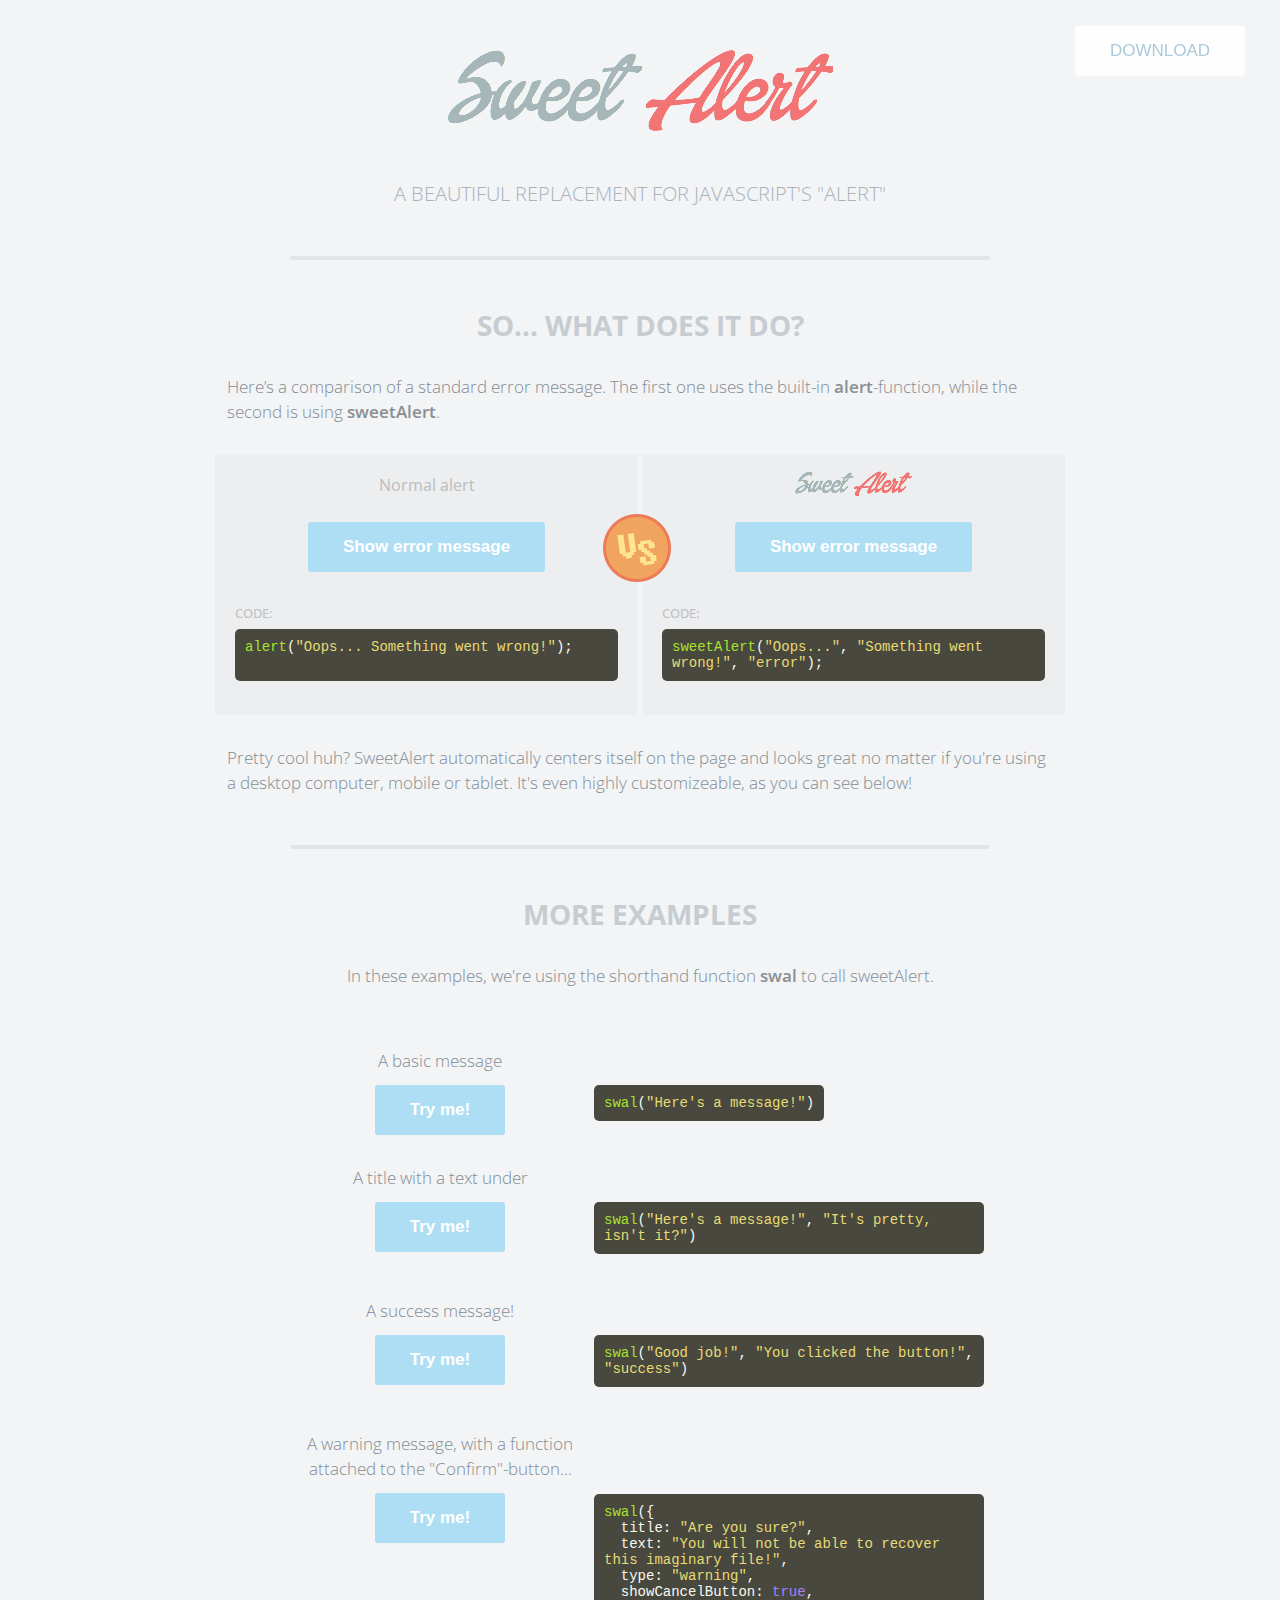
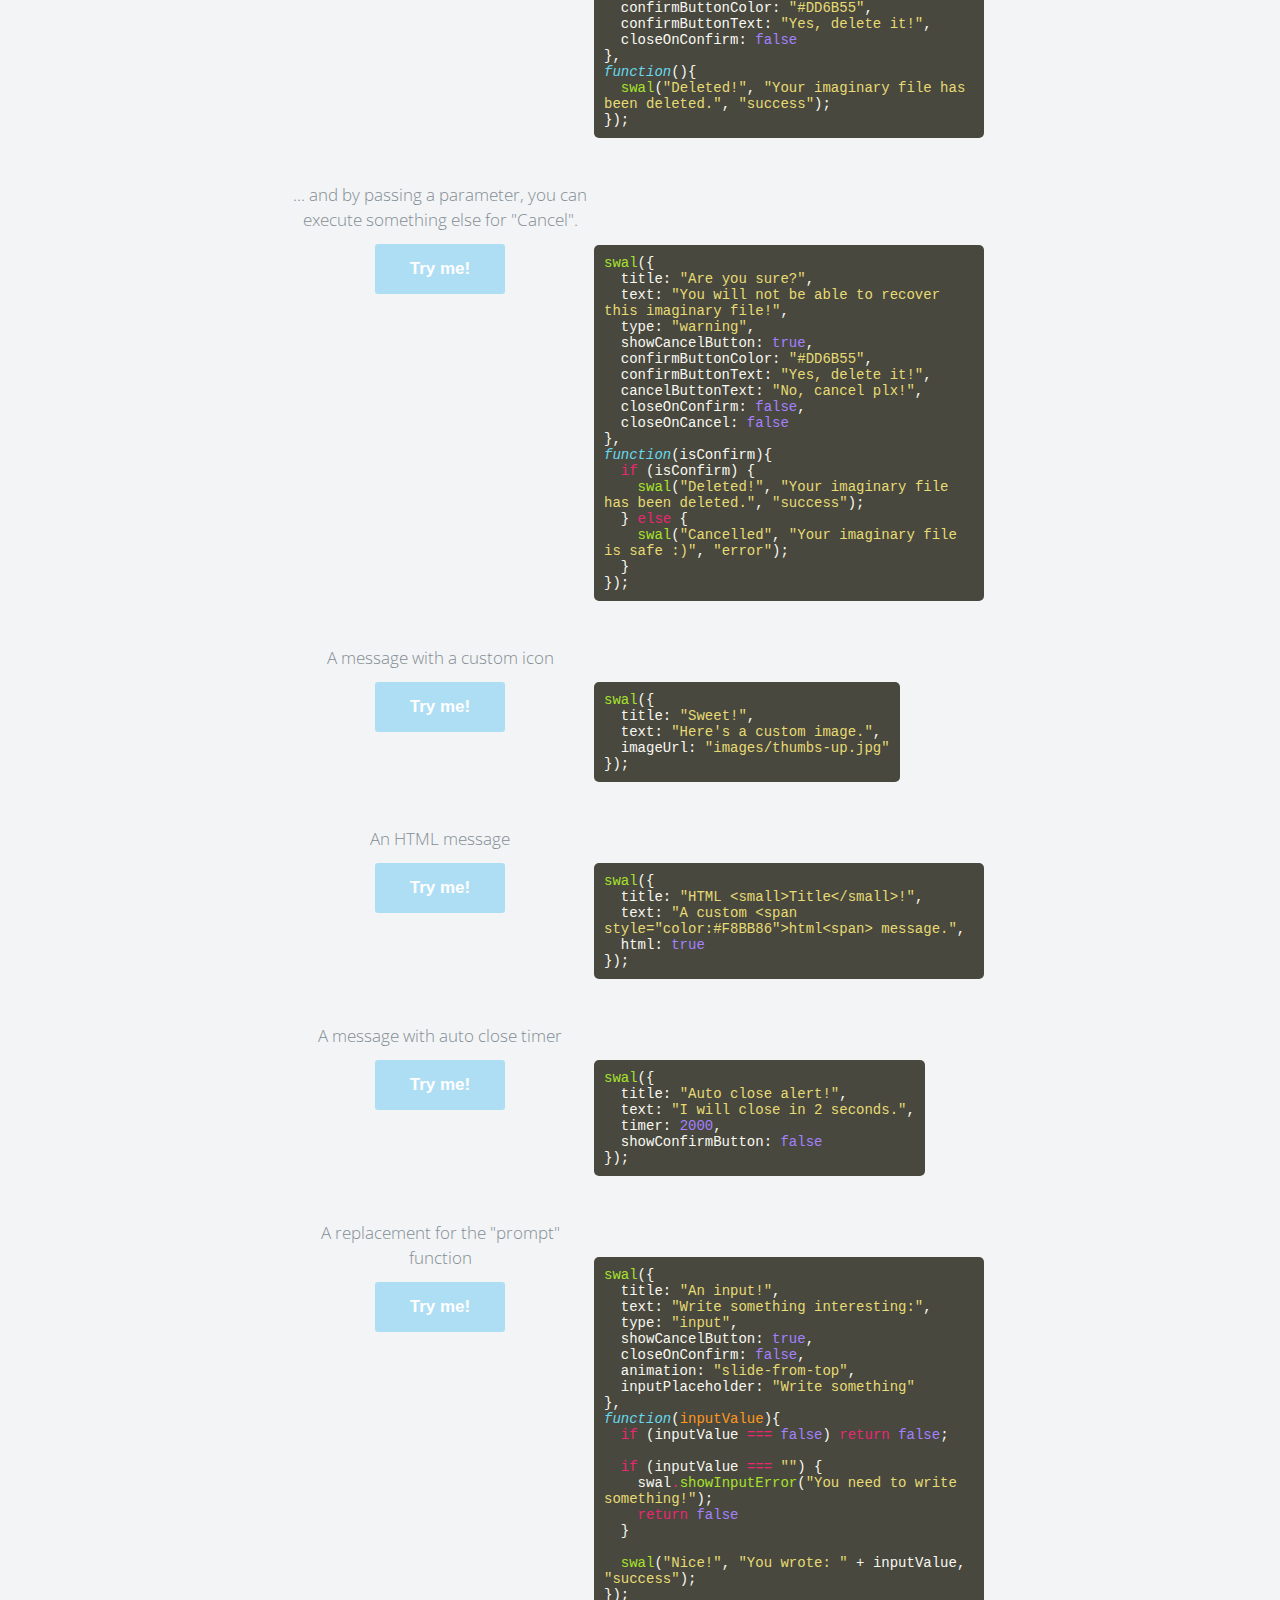
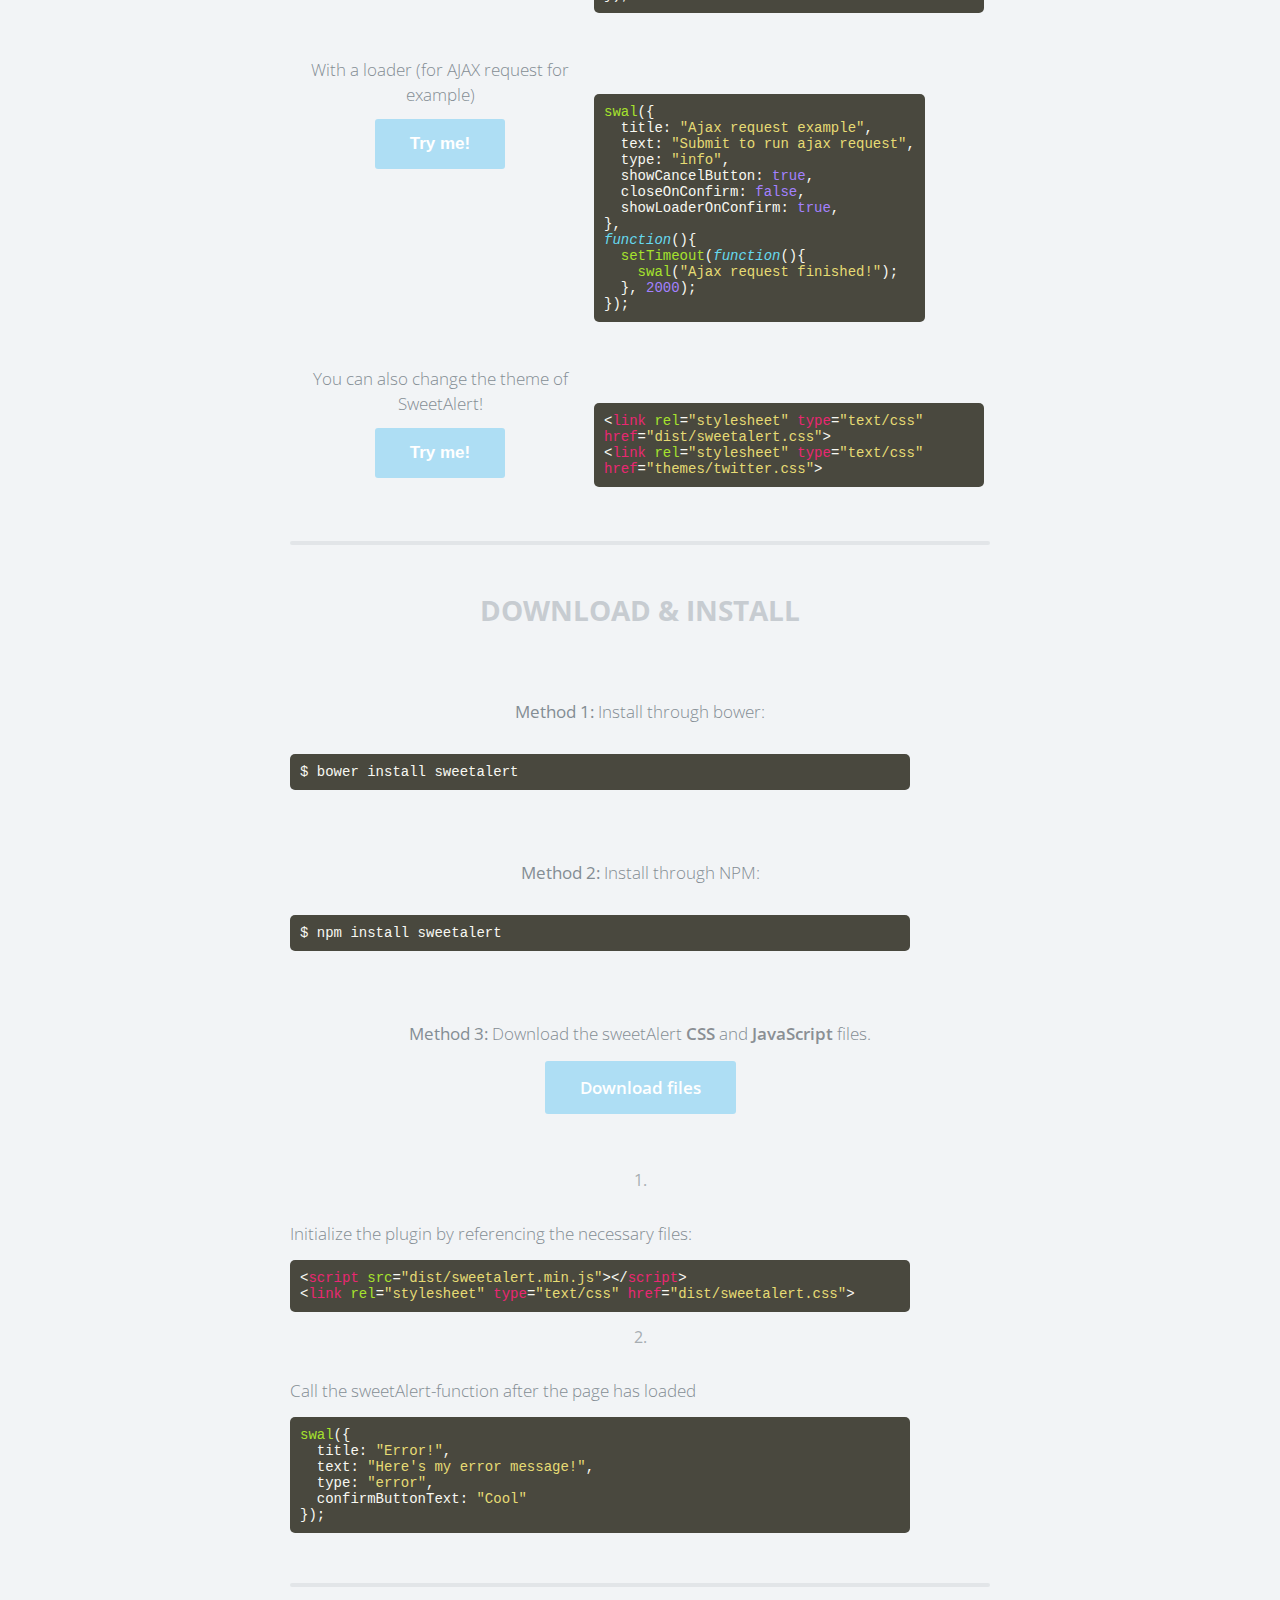
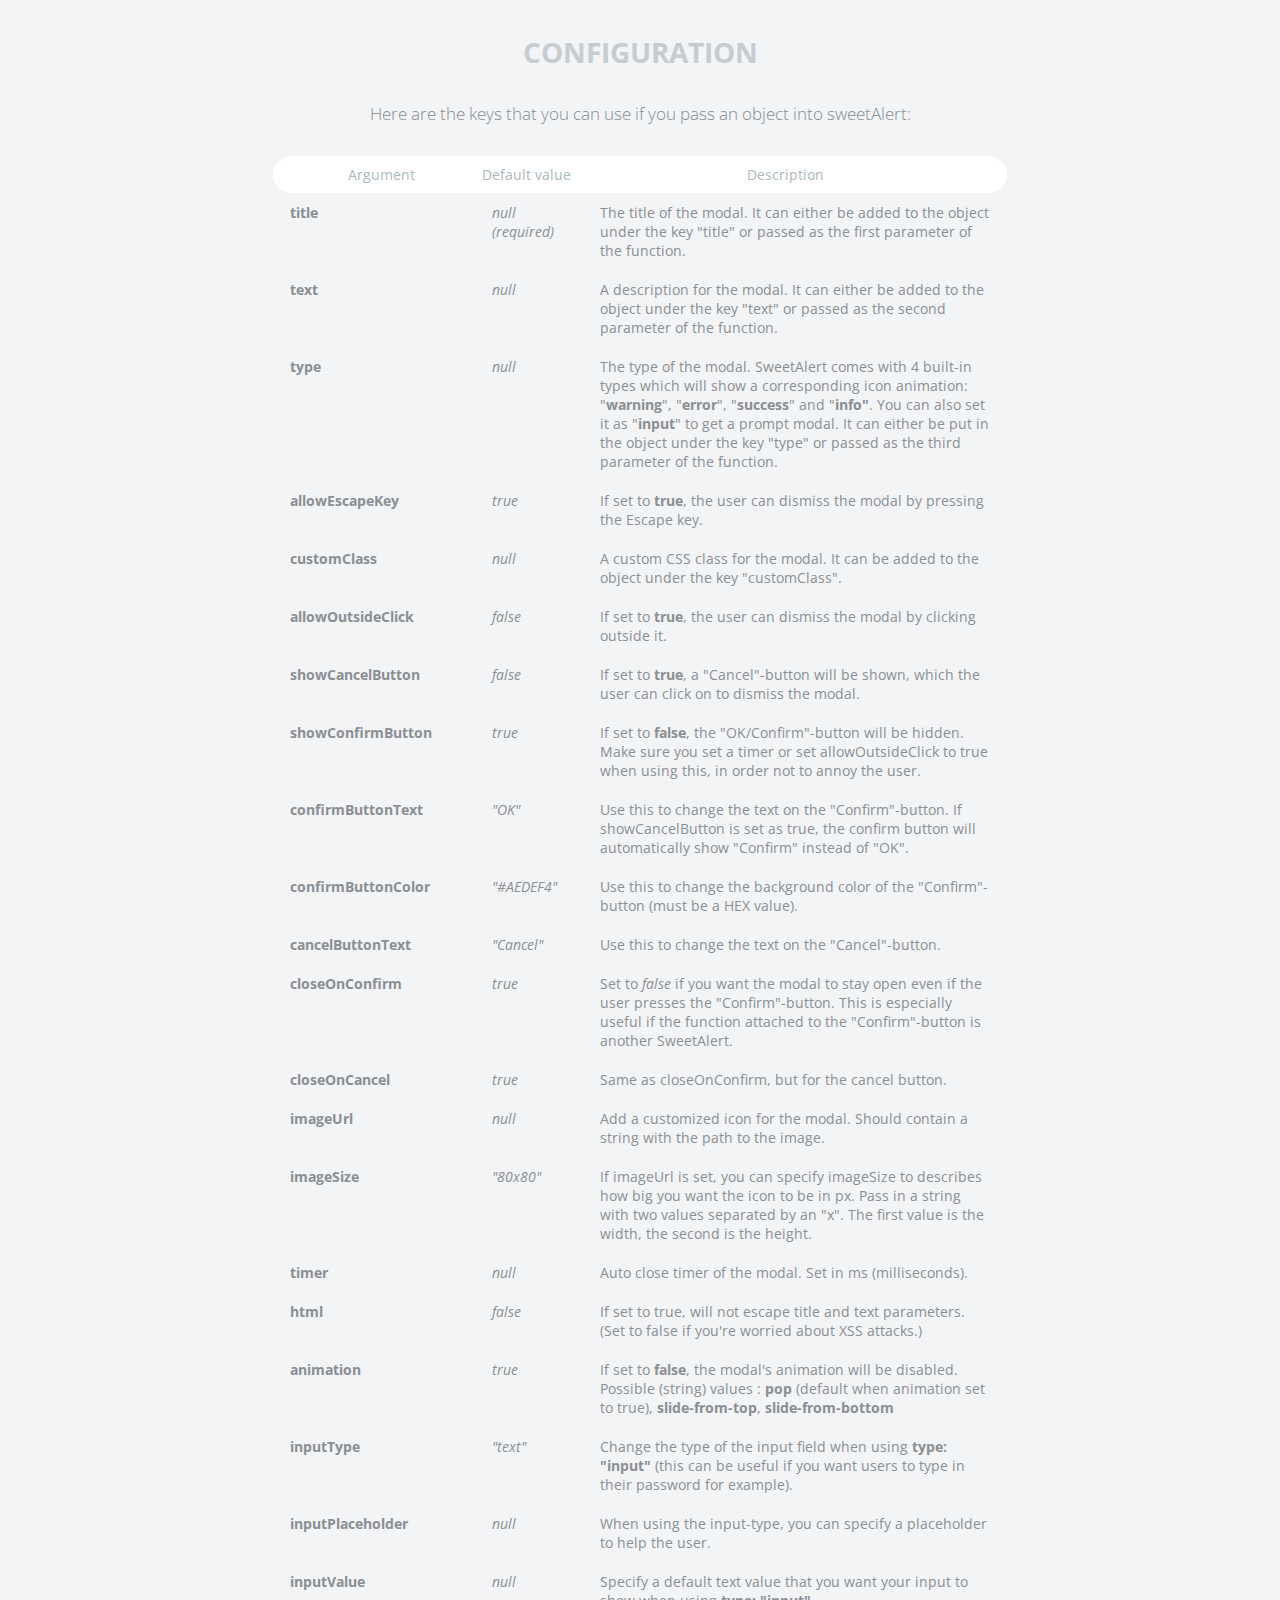
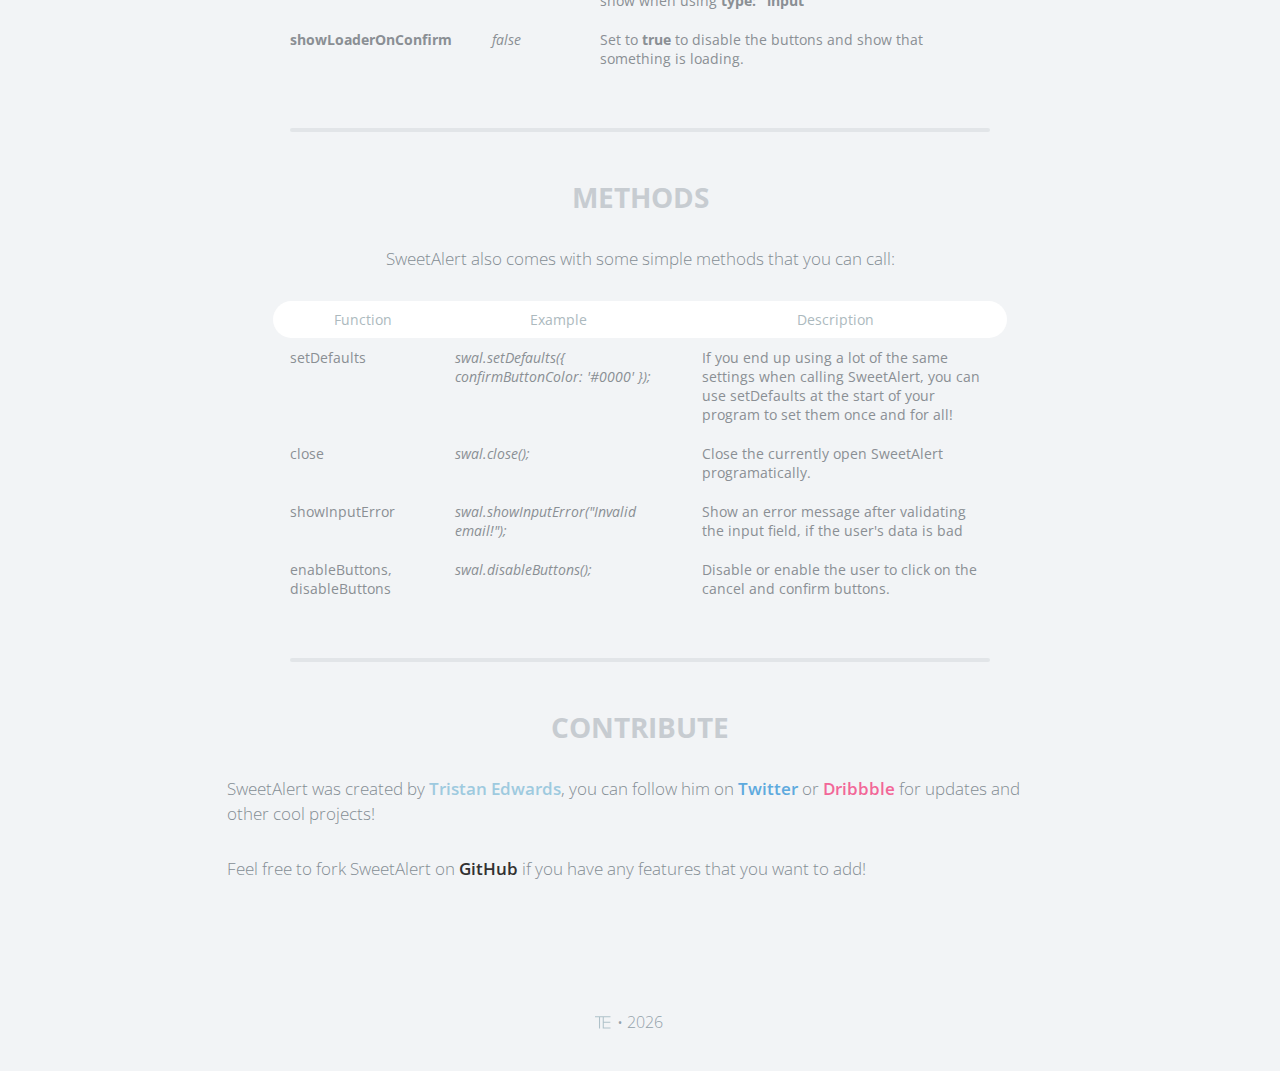
<file: public/bower_components/sweetalert/index.html>
<!doctype html>

<html>

<head>
  <meta charset="utf-8">
  <meta name="viewport" content="width=device-width, initial-scale=1, maximum-scale=1, user-scalable=0" />
  <title>SweetAlert</title>

  <link rel="stylesheet" href="example/example.css">
  <script src="https://code.jquery.com/jquery-2.1.3.min.js"></script>

  <!-- This is what you need -->
  <script src="dist/sweetalert-dev.js"></script>
  <link rel="stylesheet" href="dist/sweetalert.css">
  <!--.......................-->

</head>

<body>

<h1>Sweet Alert</h1>
<h2>A beautiful replacement for JavaScript's "Alert"</h2>
<button class="download">Download</button>

<!-- What does it do? -->
<h3>So... What does it do?</h3>
<p>Here’s a comparison of a standard error message. The first one uses the built-in <strong>alert</strong>-function, while the second is using <strong>sweetAlert</strong>.</p>

<div class="showcase normal">
	<h4>Normal alert</h4>
	<button>Show error message</button>

	<h5>Code:</h5>
	<pre><span class="attr">alert</span>(<span class="str">"Oops... Something went wrong!"</span>);

	</pre>

	<div class="vs-icon"></div>
</div>

<div class="showcase sweet">
	<h4>Sweet Alert</h4>
	<button>Show error message</button>

	<h5>Code:</h5>
	<pre><span class="attr">sweetAlert</span>(<span class="str">"Oops..."</span>, <span class="str">"Something went wrong!"</span>, <span class="str">"error"</span>);</pre>
</div>

<p>Pretty cool huh? SweetAlert automatically centers itself on the page and looks great no matter if you're using a desktop computer, mobile or tablet. It's even highly customizeable, as you can see below!</p>


<!-- Examples -->
<h3>More examples</h3>

<p class="center">In these examples, we're using the shorthand function <strong>swal</strong> to call sweetAlert.</p>

<ul class="examples">

	<li class="message">
		<div class="ui">
			<p>A basic message</p>
			<button>Try me!</button>
		</div>
		<pre><span class="attr">swal</span>(<span class="str">"Here's a message!"</span>)</pre>
	</li>

	<li class="title-text">
		<div class="ui">
			<p>A title with a text under</p>
			<button>Try me!</button>
		</div>
		<pre><span class="attr">swal</span>(<span class="str">"Here's a message!"</span>, <span class="str">"It's pretty, isn't it?"</span>)</pre>
	</li>

	<li class="success">
		<div class="ui">
			<p>A success message!</p>
			<button>Try me!</button>
		</div>
		<pre><span class="attr">swal</span>(<span class="str">"Good job!"</span>, <span class="str">"You clicked the button!"</span>, <span class="str">"success"</span>)</pre>
	</li>

	<li class="warning confirm">
		<div class="ui">
			<p>A warning message, with a function attached to the "Confirm"-button...</p>
			<button>Try me!</button>
		</div>
		<pre><span class="attr">swal</span>({
&nbsp;&nbsp;title: <span class="str">"Are you sure?"</span>,
&nbsp;&nbsp;text: <span class="str">"You will not be able to recover this imaginary file!"</span>,
&nbsp;&nbsp;type: <span class="str">"warning"</span>,
&nbsp;&nbsp;showCancelButton: <span class="val">true</span>,
&nbsp;&nbsp;confirmButtonColor: <span class="str">"#DD6B55"</span>,
&nbsp;&nbsp;confirmButtonText: <span class="str">"Yes, delete it!"</span>,
&nbsp;&nbsp;closeOnConfirm: <span class="val">false</span>
},
<span class="func"><i>function</i></span>(){
&nbsp;&nbsp;<span class="attr">swal</span>(<span class="str">"Deleted!"</span>, <span class="str">"Your imaginary file has been deleted."</span>, <span class="str">"success"</span>);
});</pre>
	</li>

	<li class="warning cancel">
		<div class="ui">
			<p>... and by passing a parameter, you can execute something else for "Cancel".</p>
			<button>Try me!</button>
		</div>
		<pre><span class="attr">swal</span>({
&nbsp;&nbsp;title: <span class="str">"Are you sure?"</span>,
&nbsp;&nbsp;text: <span class="str">"You will not be able to recover this imaginary file!"</span>,
&nbsp;&nbsp;type: <span class="str">"warning"</span>,
&nbsp;&nbsp;showCancelButton: <span class="val">true</span>,
&nbsp;&nbsp;confirmButtonColor: <span class="str">"#DD6B55"</span>,
&nbsp;&nbsp;confirmButtonText: <span class="str">"Yes, delete it!"</span>,
&nbsp;&nbsp;cancelButtonText: <span class="str">"No, cancel plx!"</span>,
&nbsp;&nbsp;closeOnConfirm: <span class="val">false</span>,
&nbsp;&nbsp;closeOnCancel: <span class="val">false</span>
},
<span class="func"><i>function</i></span>(isConfirm){
&nbsp;&nbsp;<span class="tag">if</span> (isConfirm) {
&nbsp;&nbsp;&nbsp;&nbsp;<span class="attr">swal</span>(<span class="str">"Deleted!"</span>, <span class="str">"Your imaginary file has been deleted."</span>, <span class="str">"success"</span>);
&nbsp;&nbsp;} <span class="tag">else</span> {
	&nbsp;&nbsp;&nbsp;&nbsp;<span class="attr">swal</span>(<span class="str">"Cancelled"</span>, <span class="str">"Your imaginary file is safe :)"</span>, <span class="str">"error"</span>);
&nbsp;&nbsp;}
});</pre>
	</li>

	<li class="custom-icon">
		<div class="ui">
			<p>A message with a custom icon</p>
			<button>Try me!</button>
		</div>
		<pre><span class="attr">swal</span>({
&nbsp;&nbsp;title: <span class="str">"Sweet!"</span>,
&nbsp;&nbsp;text: <span class="str">"Here's a custom image."</span>,
&nbsp;&nbsp;imageUrl: <span class="str">"images/thumbs-up.jpg"</span>
});</pre>
	</li>

	<li class="message-html">
		<div class="ui">
			<p>An HTML message</p>
			<button>Try me!</button>
		</div>
		<pre><span class="attr">swal</span>({
&nbsp;&nbsp;title: <span class="str">"HTML &lt;small&gt;Title&lt;/small&gt;!"</span>,
&nbsp;&nbsp;text: <span class="str">"A custom &lt;span style="color:#F8BB86"&gt;html&lt;span&gt; message."</span>,
&nbsp;&nbsp;html: <span class="val">true</span>
});</pre>
	</li>

	<li class="timer">
		<div class="ui">
			<p>A message with auto close timer</p>
			<button>Try me!</button>
		</div>
		<pre><span class="attr">swal</span>({
&nbsp;&nbsp;title: <span class="str">"Auto close alert!"</span>,
&nbsp;&nbsp;text: <span class="str">"I will close in 2 seconds."</span>,
&nbsp;&nbsp;timer: <span class="val">2000</span>,
&nbsp;&nbsp;showConfirmButton: <span class="val">false</span>
});</pre>
	</li>


	<li class="input">
		<div class="ui">
			<p>A replacement for the "prompt" function</p>
			<button>Try me!</button>
		</div>
		<pre><span class="attr">swal</span>({
&nbsp;&nbsp;title: <span class="str">"An input!"</span>,
&nbsp;&nbsp;text: <span class="str">"Write something interesting:"</span>,
&nbsp;&nbsp;type: <span class="str">"input"</span>,
&nbsp;&nbsp;showCancelButton: <span class="val">true</span>,
&nbsp;&nbsp;closeOnConfirm: <span class="val">false</span>,
&nbsp;&nbsp;animation: <span class="str">"slide-from-top"</span>,
&nbsp;&nbsp;inputPlaceholder: <span class="str">"Write something"</span>
},
<span class="func"><i>function</i></span>(<span class="arg">inputValue</span>){
&nbsp;&nbsp;<span class="tag">if</span> (inputValue <span class="tag">===</span> <span class="val">false</span>) <span class="tag">return</span> <span class="val">false</span>;
&nbsp;&nbsp;
&nbsp;&nbsp;<span class="tag">if</span> (inputValue <span class="tag">===</span> <span class="str">""</span>) {
&nbsp;&nbsp;&nbsp;&nbsp;swal<span class="tag">.</span><span class="attr">showInputError</span>(<span class="str">"You need to write something!"</span>);
&nbsp;&nbsp;&nbsp;&nbsp;<span class="tag">return</span> <span class="val">false</span>
&nbsp;&nbsp;}
&nbsp;&nbsp;
&nbsp;&nbsp;<span class="attr">swal</span>(<span class="str">"Nice!"</span>, <span class="str">"You wrote: "</span> + inputValue, <span class="str">"success"</span>);
});</pre>
	</li>

  <li class="ajax">
    <div class="ui">
			<p>With a loader (for AJAX request for example)</p>
			<button>Try me!</button>
		</div>
		<pre><span class="attr">swal</span>({
&nbsp;&nbsp;title: <span class="str">"Ajax request example"</span>,
&nbsp;&nbsp;text: <span class="str">"Submit to run ajax request"</span>,
&nbsp;&nbsp;type: <span class="str">"info"</span>,
&nbsp;&nbsp;showCancelButton: <span class="val">true</span>,
&nbsp;&nbsp;closeOnConfirm: <span class="val">false</span>,
&nbsp;&nbsp;showLoaderOnConfirm: <span class="val">true</span>,
},
<span class="func"><i>function</i></span>(){
&nbsp;&nbsp;<span class="attr">setTimeout</span>(<span class="func"><i>function</i></span>(){
&nbsp;&nbsp;&nbsp;&nbsp;<span class="attr">swal</span>(<span class="str">"Ajax request finished!"</span>);
&nbsp;&nbsp;}, <span class="val">2000</span>);
});</pre>
	</li>

	<li class="theme">
		<div class="ui">
			<p>You can also change the theme of SweetAlert!</p>
			<button>Try me!</button>
		</div>
		<pre>&lt;<span class="tag">link</span> <span class="attr">rel</span>=<span class="str">"stylesheet"</span> <span class="tag">type</span>=<span class="str">"text/css"</span> <span class="tag">href</span>=<span class="str">"dist/sweetalert.css"</span>&gt;
			&lt;<span class="tag">link</span> <span class="attr">rel</span>=<span class="str">"stylesheet"</span> <span class="tag">type</span>=<span class="str">"text/css"</span> <span class="tag">href</span>=<span class="str">"themes/twitter.css"</span>&gt;</pre>
	</li>

</ul>


<!-- Download & Install -->
<h3 id="download-section">Download & install</h3>

<div class="center-container">
	<p class="center"><b>Method 1:</b> Install through bower:</p>
	<pre class="center">$ bower install sweetalert</pre>
</div>

<div class="center-container">
	<p class="center"><b>Method 2:</b> Install through NPM:</p>
	<pre class="center">$ npm install sweetalert</pre>
</div>

<p class="center"><b>Method 3:</b> Download the sweetAlert <strong>CSS</strong> and <strong>JavaScript</strong> files.</p>

<a class="button" href="https://github.com/t4t5/sweetalert/archive/master.zip" download>Download files</a>

<ol>
	<li>
		<p>Initialize the plugin by referencing the necessary files:</p>
		<pre>&lt;<span class="tag">script</span> <span class="attr">src</span>=<span class="str">"dist/sweetalert.min.js"</span>&gt;&lt;/<span class="tag">script</span>&gt;
&lt;<span class="tag">link</span> <span class="attr">rel</span>=<span class="str">"stylesheet"</span> <span class="tag">type</span>=<span class="str">"text/css"</span> <span class="tag">href</span>=<span class="str">"dist/sweetalert.css"</span>&gt;</pre>
	</li>

	<li>
		<p>Call the sweetAlert-function after the page has loaded</p>
		<pre><span class="attr">swal</span>({
&nbsp;&nbsp;title: <span class="str">"Error!"</span>,
&nbsp;&nbsp;text: <span class="str">"Here's my error message!"</span>,
&nbsp;&nbsp;type: <span class="str">"error"</span>,
&nbsp;&nbsp;confirmButtonText: <span class="str">"Cool"</span>
});
</pre>
	</li>
</ol>



<!-- Configuration -->
<h3>Configuration</h3>

<p class="center">Here are the keys that you can use if you pass an object into sweetAlert:</p>

<table>
	<tr class="titles">
		<th>
			<div class="border-left"></div>
			Argument
		</th>
		<th>Default value</th>
		<th>
			<div class="border-right"></div>
			Description
		</th>
	</tr>
	<tr>
		<td><b>title</b></td>
		<td><i>null (required)</i></td>
		<td>The title of the modal. It can either be added to the object under the key "title" or passed as the first parameter of the function.</td>
	</tr>
	<tr>
		<td><b>text</b></td>
		<td><i>null</i></td>
		<td>A description for the modal. It can either be added to the object under the key "text" or passed as the second parameter of the function.</td>
	</tr>
	<tr>
		<td><b>type</b></td>
		<td><i>null</i></td>
		<td>The type of the modal. SweetAlert comes with 4 built-in types which will show a corresponding icon animation: "<strong>warning</strong>", "<strong>error</strong>", "<strong>success</strong>" and "<strong>info"</strong>. You can also set it as "<strong>input</strong>" to get a prompt modal. It can either be put in the object under the key "type" or passed as the third parameter of the function.</td>
	</tr>
    <tr>
      <td><b>allowEscapeKey</b></td>
      <td><i>true</i></td>
      <td>If set to <strong>true</strong>, the user can dismiss the modal by pressing the Escape key.</td>
    </tr>
	<tr>
		<td><b>customClass</b></td>
		<td><i>null</i></td>
		<td>A custom CSS class for the modal. It can be added to the object under the key "customClass".</td>
	</tr>
	<tr>
		<td><b>allowOutsideClick</b></td>
		<td><i>false</i></td>
		<td>If set to <strong>true</strong>, the user can dismiss the modal by clicking outside it.</td>
	</tr>
	<tr>
		<td><b>showCancelButton</b></td>
		<td><i>false</i></td>
		<td>If set to <strong>true</strong>, a "Cancel"-button will be shown, which the user can click on to dismiss the modal.</td>
	</tr>
	<tr>
		<td><b>showConfirmButton</b></td>
		<td><i>true</i></td>
		<td>If set to <strong>false</strong>, the "OK/Confirm"-button will be hidden. Make sure you set a timer or set allowOutsideClick to true when using this, in order not to annoy the user.</td>
	</tr>
	<tr>
		<td><b>confirmButtonText</b></td>
		<td><i>"OK"</i></td>
		<td>Use this to change the text on the "Confirm"-button. If showCancelButton is set as true, the confirm button will automatically show "Confirm" instead of "OK".</td>
	</tr>
	<tr>
		<td><b>confirmButtonColor</b></td>
		<td><i>"#AEDEF4"</i></td>
		<td>Use this to change the background color of the "Confirm"-button (must be a HEX value).</td>
	</tr>
	<tr>
		<td><b>cancelButtonText</b></td>
		<td><i>"Cancel"</i></td>
		<td>Use this to change the text on the "Cancel"-button.</td>
	</tr>
	<tr>
		<td><b>closeOnConfirm</b></td>
		<td><i>true</i></td>
		<td>Set to <i>false</i> if you want the modal to stay open even if the user presses the "Confirm"-button. This is especially useful if the function attached to the "Confirm"-button is another SweetAlert.</td>
	</tr>
	<tr>
		<td><b>closeOnCancel</b></td>
		<td><i>true</i></td>
		<td>Same as closeOnConfirm, but for the cancel button.</td>
	</tr>
	<tr>
		<td><b>imageUrl</b></td>
		<td><i>null</i></td>
		<td>Add a customized icon for the modal. Should contain a string with the path to the image.</td>
	</tr>
	<tr>
		<td><b>imageSize</b></td>
		<td><i>"80x80"</i></td>
		<td>If imageUrl is set, you can specify imageSize to describes how big you want the icon to be in px. Pass in a string with two values separated by an "x". The first value is the width, the second is the height.</td>
	</tr>
	<tr>
		<td><b>timer</b></td>
		<td><i>null</i></td>
		<td>Auto close timer of the modal. Set in ms (milliseconds).</td>
	</tr>
	<tr>
		<td><b>html</b></td>
		<td><i>false</i></td>
		<td>If set to true, will not escape title and text parameters. (Set to false if you're worried about XSS attacks.)</td>
	</tr>
	<tr>
		<td><b>animation</b></td>
		<td><i>true</i></td>
		<td>If set to <strong>false</strong>, the modal's animation will be disabled. Possible (string) values : <strong>pop</strong> (default when animation set to true), <strong>slide-from-top</strong>, <strong>slide-from-bottom</strong></td>
	</tr>
	<tr>
		<td><b>inputType</b></td>
		<td><i>"text"</i></td>
		<td>Change the type of the input field when using <strong>type: "input"</strong> (this can be useful if you want users to type in their password for example).</td>
	</tr>
	<tr>
		<td><b>inputPlaceholder</b></td>
		<td><i>null</i></td>
		<td>When using the input-type, you can specify a placeholder to help the user.</td>
	</tr>
	<tr>
		<td><b>inputValue</b></td>
		<td><i>null</i></td>
		<td>Specify a default text value that you want your input to show when using <strong>type: "input"</strong></td>
	</tr>
	<tr>
		<td><b>showLoaderOnConfirm</b></td>
		<td><i>false</i></td>
    <td>Set to <strong>true</strong> to disable the buttons and show that something is loading.</td>
	</tr>
</table>


<!-- Methods -->
<h3>Methods</h3>

<p class="center">SweetAlert also comes with some simple methods that you can call:</p>

<table>
	<tr class="titles">
		<th>
			<div class="border-left"></div>
			Function
		</th>
		<th>Example</th>
		<th>
			<div class="border-right"></div>
			Description
		</th>
	</tr>
	<tr>
		<td>setDefaults</td>
		<td><i>swal.setDefaults({ confirmButtonColor: '#0000' });</i></td>
		<td>If you end up using a lot of the same settings when calling SweetAlert, you can use setDefaults at the start of your program to set them once and for all!</td>
	</tr>
	<tr>
		<td>close</td>
		<td><i>swal.close();</i></td>
		<td>Close the currently open SweetAlert programatically.</td>
	</tr>
	<tr>
		<td>showInputError</td>
		<td><i>swal.showInputError("Invalid email!");</i></td>
		<td>Show an error message after validating the input field, if the user's data is bad</td>
	</tr>
	<tr>
		<td>enableButtons, disableButtons</td>
		<td><i>swal.disableButtons();</i></td>
		<td>Disable or enable the user to click on the cancel and confirm buttons.</td>
	</tr>
</table>



<!-- Contribute -->
<h3>Contribute</h3>
<p>SweetAlert was created by <a href="http://tristanedwards.me" target="_blank">Tristan Edwards</a>, you can follow him on <a href="https://twitter.com/t4t5" target="_blank" class="twitter">Twitter</a> or <a href="https://dribbble.com/tristanedwards" target="_blank" class="dribbble">Dribbble</a> for updates and other cool projects!</p>
<p>Feel free to fork SweetAlert on <a href="https://github.com/t4t5/sweetalert" class="github">GitHub</a> if you have any features that you want to add!</p>


<footer>
	<span class="te-logo">TE</span> • <script>document.write(new Date().getFullYear())</script>
</footer>


<script>

document.querySelector('button.download').onclick = function(){
	$("html, body").animate({ scrollTop: $("#download-section").offset().top }, 1000);
};

document.querySelector('.showcase.normal button').onclick = function(){
	alert("Oops... Something went wrong!");
};

document.querySelector('.showcase.sweet button').onclick = function(){
	swal("Oops...", "Something went wrong!", "error");
};

document.querySelector('ul.examples li.message button').onclick = function(){
	swal("Here's a message!");
};

document.querySelector('ul.examples li.timer button').onclick = function(){
	swal({
		title: "Auto close alert!",
		text: "I will close in 2 seconds.",
		timer: 2000,
		showConfirmButton: false
	});
};

document.querySelector('ul.examples li.title-text button').onclick = function(){
	swal("Here's a message!", "It's pretty, isn't it?");
};

document.querySelector('ul.examples li.success button').onclick = function(){
	swal("Good job!", "You clicked the button!", "success");
};

document.querySelector('ul.examples li.warning.confirm button').onclick = function(){
	swal({
		title: "Are you sure?",
		text: "You will not be able to recover this imaginary file!",
		type: "warning",
		showCancelButton: true,
		confirmButtonColor: '#DD6B55',
		confirmButtonText: 'Yes, delete it!',
		closeOnConfirm: false
	},
	function(){
		swal("Deleted!", "Your imaginary file has been deleted!", "success");
	});
};

document.querySelector('ul.examples li.warning.cancel button').onclick = function(){
	swal({
		title: "Are you sure?",
		text: "You will not be able to recover this imaginary file!",
		type: "warning",
		showCancelButton: true,
		confirmButtonColor: '#DD6B55',
		confirmButtonText: 'Yes, delete it!',
		cancelButtonText: "No, cancel plx!",
		closeOnConfirm: false,
		closeOnCancel: false
	},
	function(isConfirm){
    if (isConfirm){
      swal("Deleted!", "Your imaginary file has been deleted!", "success");
    } else {
      swal("Cancelled", "Your imaginary file is safe :)", "error");
    }
	});
};

document.querySelector('ul.examples li.custom-icon button').onclick = function(){
	swal({
		title: "Sweet!",
		text: "Here's a custom image.",
		imageUrl: 'example/images/thumbs-up.jpg'
	});
};

document.querySelector('ul.examples li.message-html button').onclick = function(){
	swal({
		title: "HTML <small>Title</small>!",
		text: 'A custom <span style="color:#F8BB86">html<span> message.',
		html: true
	});
};

document.querySelector('ul.examples li.input button').onclick = function(){
	swal({
		title: "An input!",
		text: 'Write something interesting:',
		type: 'input',
		showCancelButton: true,
		closeOnConfirm: false,
		animation: "slide-from-top",
		inputPlaceholder: "Write something",
	},
	function(inputValue){
		if (inputValue === false) return false;

		if (inputValue === "") {
			swal.showInputError("You need to write something!");
			return false;
		}
    
		swal("Nice!", 'You wrote: ' + inputValue, "success");

	});
};

document.querySelector('ul.examples li.theme button').onclick = function() {
	swal({
		title: "Themes!",
		text: "Here's the Twitter theme for SweetAlert!",
		confirmButtonText: "Cool!",
		customClass: 'twitter'
	});
};

document.querySelector('ul.examples li.ajax button').onclick = function() {
  swal({
    title: 'Ajax request example',
    text: 'Submit to run ajax request',
    type: 'info',
    showCancelButton: true,
    closeOnConfirm: false,
    showLoaderOnConfirm: true,
  }, function(){
    setTimeout(function() {
      swal('Ajax request finished!');
    }, 2000);
  });
};

</script>



</body>

</html>
</file>
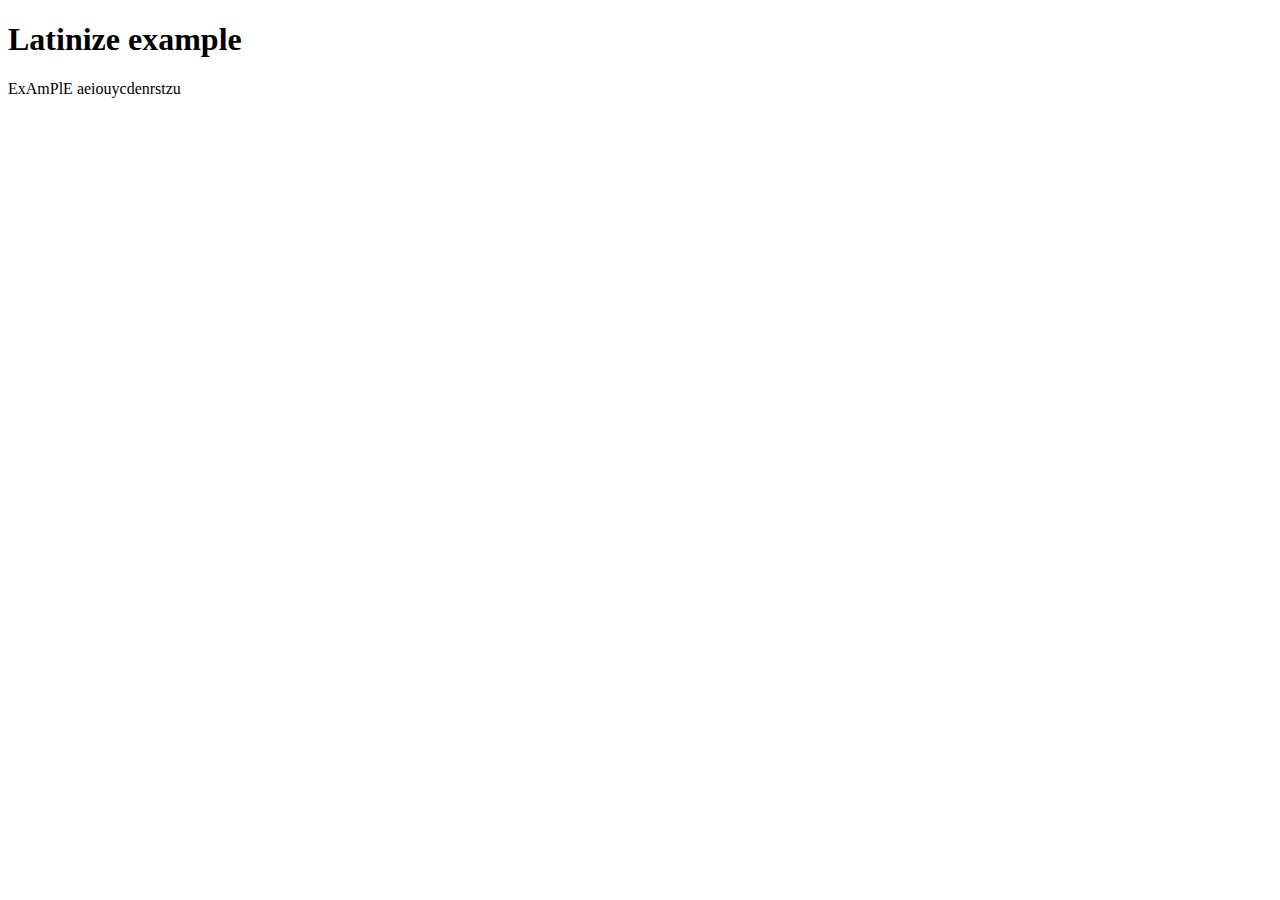
<file: public/bower_components/latinize/examples/browser.html>
<!DOCTYPE html>
<html>
<head>
    <meta http-equiv="Content-Type" content="text/html; charset=utf-8">
    <title>Latinize example</title>
</head>
<body>

<h1>Latinize example</h1>

<script src="../latinize.js"></script>
<script>
    document.write(latinize('ỆᶍǍᶆṔƚÉ áéíóúýčďěňřšťžů'));
</script>

</body>
</html>
</file>
<file: public/bower_components/sweetalert/example/example.css>
@import url(http://fonts.googleapis.com/css?family=Open+Sans:400,600,700,300);
@import url(http://fonts.googleapis.com/css?family=Open+Sans+Condensed:700);
body {
  background-color: #f2f4f6;
  font-family: 'Open Sans', sans-serif;
  text-align: center; }

h1 {
  background-image: url("images/logo_big.png");
  background-image: -webkit-image-set(url("images/logo_big.png") 1x, url("images/logo_big@2x.png") 2x);
  width: 385px;
  height: 81px;
  text-indent: -9999px;
  white-space: nowrap;
  margin: 50px auto; }
  @media all and (max-width: 420px) {
    h1 {
      width: 300px;
      background-size: contain;
      background-repeat: no-repeat;
      background-position: center; } }
  @media all and (max-width: 330px) {
    h1 {
      width: 250px; } }

h2 {
  font-size: 20px;
  color: #A9B2BC;
  line-height: 25px;
  text-transform: uppercase;
  font-weight: 300;
  text-align: center;
  display: block; }

h3 {
  font-size: 28px;
  color: #C7CCD1;
  text-transform: uppercase;
  font-family: 'Open Sans Condensed', sans-serif;
  margin-top: 100px;
  text-align: center;
  position: relative; }
  h3#download-section {
    margin-top: 50px;
    padding-top: 40px; }
  h3::after {
    content: "";
    background-color: #e2e5e8;
    height: 4px;
    width: 700px;
    left: 50%;
    margin-left: -350px;
    position: absolute;
    margin-top: -50px;
    border-radius: 2px; }
    @media all and (max-width: 740px) {
      h3::after {
        width: auto;
        left: 20px;
        right: 20px;
        margin-left: 0; } }

a {
  text-decoration: none; }

p {
  max-width: 826px;
  margin: 30px auto;
  font-size: 17px;
  font-weight: 300;
  color: #848D94;
  line-height: 25px;
  text-align: left; }
  p.center {
    text-align: center; }
  p strong {
    color: #8A8F94;
    font-weight: 600; }
  p a {
    color: #9ECADF;
    font-weight: 600; }
    p a:hover {
      text-decoration: underline; }
    p a.twitter {
      color: #5eaade; }
    p a.dribbble {
      color: #f26798; }
    p a.github {
      color: #323131; }

button, .button {
  background-color: #AEDEF4;
  color: white;
  border: none;
  box-shadow: none;
  font-size: 17px;
  font-weight: 500;
  font-weight: 600;
  border-radius: 3px;
  padding: 15px 35px;
  margin: 26px 5px 0 5px;
  cursor: pointer; }
  button:focus, .button:focus {
    outline: none; }
  button:hover, .button:hover {
    background-color: #a1d9f2; }
  button:active, .button:active {
    background-color: #81ccee; }
  button.cancel, .button.cancel {
    background-color: #D0D0D0; }
    button.cancel:hover, .button.cancel:hover {
      background-color: #c8c8c8; }
    button.cancel:active, .button.cancel:active {
      background-color: #b6b6b6; }
  button.download, .button.download {
    position: fixed;
    right: 30px;
    top: 0;
    background-color: rgba(255, 255, 255, 0.9);
    color: #ABCADA;
    font-weight: 500;
    text-transform: uppercase;
    z-index: 3; }
    @media all and (max-width: 1278px) {
      button.download, .button.download {
        display: none; } }

.center-container {
  max-width: 700px;
  margin: 70px auto; }

pre {
  background-color: #49483e;
  color: #f8f8f2;
  padding: 10px;
  border-radius: 5px;
  white-space: pre-line;
  text-align: left;
  font-size: 14px;
  max-width: 600px; }
  pre .str {
    color: #e6db74; }
  pre .func {
    color: #66d9ef; }
  pre .val {
    color: #a381ff; }
  pre .tag {
    color: #e92772; }
  pre .attr {
    color: #a6e22d; }
  pre .arg {
    color: #fd9720; }

.showcase {
  background-color: #eceef0;
  padding: 20px;
  display: inline-block;
  width: 383px;
  vertical-align: top;
  position: relative; }
  @media all and (max-width: 865px) {
    .showcase {
      margin: 5px auto;
      padding: 46px 20px; } }
  @media all and (max-width: 440px) {
    .showcase {
      width: auto; } }
  .showcase h4 {
    font-size: 16px;
    color: #BCBCBC;
    line-height: 22px;
    margin: 0 auto;
    font-weight: 400; }
  .showcase.sweet h4 {
    width: 117px;
    height: 25px;
    margin-top: -3px;
    text-indent: -9999px;
    background-image: url("images/logo_small.png");
    background-image: -webkit-image-set(url("images/logo_small.png") 1x, url("images/logo_small@2x.png") 2x); }
  .showcase h5 {
    margin-bottom: -7px;
    text-align: left;
    font-weight: 500;
    text-transform: uppercase;
    color: #c2c2c2; }
  .showcase button {
    margin-bottom: 10px; }
  .showcase .vs-icon {
    background-image: url("images/vs_icon.png");
    background-image: -webkit-image-set(url("images/vs_icon.png") 1x, url("images/vs_icon@2x.png") 2x);
    width: 69px;
    height: 69px;
    position: absolute;
    right: -34px;
    top: 60px;
    z-index: 2; }
    @media all and (max-width: 865px) {
      .showcase .vs-icon {
        margin: 5px auto;
        right: auto;
        left: 50%;
        margin-left: -35px;
        top: auto;
        bottom: -35px; } }

ul.examples {
  list-style-type: none;
  width: 700px;
  margin: 0 auto;
  text-align: left;
  padding-left: 0; }
  @media all and (max-width: 758px) {
    ul.examples {
      width: auto; } }
  ul.examples li {
    padding-left: 0; }
  ul.examples .ui, ul.examples pre {
    display: inline-block;
    vertical-align: top; }
    @media all and (max-width: 758px) {
      ul.examples .ui, ul.examples pre {
        display: block;
        max-width: none;
        margin: 0 auto; } }
  ul.examples .ui {
    width: 300px;
    text-align: center; }
    ul.examples .ui button {
      margin-top: 12px; }
    ul.examples .ui p {
      text-align: center;
      margin-bottom: 0; }
  ul.examples pre {
    max-width: 370px;
    margin-top: 67px; }
    @media all and (max-width: 758px) {
      ul.examples pre {
        margin-top: 16px !important;
        margin-bottom: 60px; } }
  ul.examples .warning pre {
    margin-top: 93px; }

ol {
  max-width: 700px;
  margin: 70px auto;
  list-style-position: inside;
  padding-left: 0; }
  ol li {
    color: #A7ADB2; }
    ol li p {
      margin-bottom: 10px; }

table {
  width: 700px;
  font-size: 14px;
  color: #8a8f94;
  margin: 10px auto;
  text-align: left;
  border-collapse: collapse; }
  @media all and (max-width: 750px) {
    table {
      width: auto;
      margin: 10px 20px; } }
  table th {
    background-color: white;
    padding: 9px;
    color: #acb9be;
    font-weight: 400;
    text-align: center;
    position: relative; }
    table th .border-left, table th .border-right {
      position: absolute;
      background-color: white;
      border-radius: 50%;
      top: 0;
      left: -17px;
      width: 37px;
      height: 37px; }
    table th .border-right {
      left: auto;
      right: -17px; }
    @media all and (max-width: 750px) {
      table th:nth-child(2) {
        display: none; } }
  table td {
    padding: 10px 20px;
    vertical-align: top; }
    table td:first-child {
      padding-left: 0px; }
    table td:last-child {
      padding-right: 0px; }
    @media all and (max-width: 750px) {
      table td:nth-child(2) {
        display: none; } }
    @media all and (max-width: 360px) {
      table td {
        padding: 10px 4px; }
        table td b {
          font-size: 13px; } }

footer {
  margin-top: 100px;
  padding-bottom: 30px;
  color: #9A999F;
  display: inline-block;
  position: relative;
  color: gray;
  font-weight: 400;
  color: #93a1aa;
  font-weight: 300; }
  footer .te-logo {
    text-indent: -99999px;
    background-size: contain;
    background-repeat: no-repeat;
    background-position: center center;
    height: 16px;
    width: 16px;
    display: inline-block;
    margin-right: 5px;
    background-image: url("images/te-logo-small.svg");
    position: absolute;
    left: -22px;
    top: 3px; }

.sweet-alert.twitter {
  font-family: "Helvetica Neue", Helvetica, Arial, sans-serif;
  padding: 15px;
  padding-top: 55px;
  text-align: right;
  border-radius: 6px;
  box-shadow: 0px 0px 0px 1px rgba(0, 0, 0, 0.11), 0px 6px 30px rgba(0, 0, 0, 0.14); }
  .sweet-alert.twitter ~ .sweet-overlay {
    background: rgba(41, 47, 51, 0.9); }
  .sweet-alert.twitter h2 {
    position: absolute;
    top: 0;
    left: 0;
    right: 0;
    height: 40px;
    line-height: 40px;
    font-size: 16px;
    font-weight: 400;
    color: #8899a6;
    margin: 0;
    color: #66757f;
    border-bottom: 1px solid #e1e8ed; }
  .sweet-alert.twitter p {
    display: block;
    text-align: center;
    color: #66757f;
    font-weight: 400;
    font-size: 13px;
    margin-top: 7px; }
  .sweet-alert.twitter .sa-button-container {
    background-color: #f5f8fa;
    border-top: 1px solid #e1e8ed;
    box-shadow: 0px -1px 0px white;
    margin: -15px;
    margin-top: 0; }
  .sweet-alert.twitter[data-has-confirm-button=false][data-has-cancel-button=false] {
    padding-bottom: 10px; }
    .sweet-alert.twitter[data-has-confirm-button=false][data-has-cancel-button=false] .sa-button-container {
      display: none; }
  .sweet-alert.twitter button {
    border-radius: 2px;
    box-shadow: none !important;
    text-shadow: 0px -1px 0px rgba(0, 0, 0, 0.3);
    margin: 17px 0px;
    border-radius: 4px;
    font-size: 14px;
    font-weight: 600;
    padding: 8px 16px;
    position: relative; }
    .sweet-alert.twitter button:focus, .sweet-alert.twitter button.cancel:focus {
      box-shadow: none !important; }
      .sweet-alert.twitter button:focus::before, .sweet-alert.twitter button.cancel:focus::before {
        content: "";
        position: absolute;
        left: -5px;
        top: -5px;
        right: -5px;
        bottom: -5px;
        border: 2px solid #a5b0b4;
        border-radius: 8px; }
    .sweet-alert.twitter button.confirm {
      background-color: #55acee !important;
      background-image: linear-gradient(transparent, rgba(0, 0, 0, 0.05));
      -ms-filter: "progid:DXImageTransform.Microsoft.gradient(startColorstr=#00000000, endColorstr=#0C000000)";
      border: 1px solid #3b88c3;
      box-shadow: inset 0 1px 0 rgba(255, 255, 255, 0.15);
      margin-right: 15px; }
      .sweet-alert.twitter button.confirm:hover {
        background-color: #55acee;
        background-image: linear-gradient(transparent, rgba(0, 0, 0, 0.15));
        -ms-filter: "progid:DXImageTransform.Microsoft.gradient(startColorstr=#00000000, endColorstr=#26000000)";
        border-color: #3b88c3; }
    .sweet-alert.twitter button.cancel {
      color: #66757e;
      background-color: #f5f8fa;
      background-image: linear-gradient(#fff, #f5f8fa);
      text-shadow: 0px -1px 0px white;
      margin-right: 9px;
      border: 1px solid #e1e8ed; }
      .sweet-alert.twitter button.cancel:hover, .sweet-alert.twitter button.cancel:focus:hover {
        background-color: #e1e8ed;
        background-image: linear-gradient(#fff, #e1e8ed);
        -ms-filter: "progid:DXImageTransform.Microsoft.gradient(enabled=false)";
        border-color: #e1e8ed; }
      .sweet-alert.twitter button.cancel:focus {
        background: #fff;
        border-color: #fff; }
  .sweet-alert.twitter .sa-icon {
    transform: scale(0.72);
    margin-bottom: -2px;
    margin-top: -10px; }
  .sweet-alert.twitter input {
    border: 1px solid #e1e8ed;
    border-radius: 3px;
    padding: 10px 7px;
    height: auto;
    box-shadow: none;
    font-size: 13px;
    margin: 10px 0; }
    .sweet-alert.twitter input:focus {
      border-color: #94A1A6;
      box-shadow: inset 0 0 0 1px rgba(77, 99, 107, 0.7); }
  .sweet-alert.twitter fieldset .sa-input-error {
    display: none; }
  .sweet-alert.twitter .sa-error-container {
    text-align: center;
    border: none;
    background-color: #fbedc0;
    margin-bottom: 6px; }
    .sweet-alert.twitter .sa-error-container.show {
      border: 1px solid #f0e1b9; }
    .sweet-alert.twitter .sa-error-container .icon {
      display: none; }
    .sweet-alert.twitter .sa-error-container p {
      color: #292f33;
      font-weight: 600;
      margin-top: 0; }
</file>
<file: public/bower_components/sweetalert/dist/sweetalert.css>
body.stop-scrolling {
  height: 100%;
  overflow: hidden; }

.sweet-overlay {
  background-color: black;
  /* IE8 */
  -ms-filter: "progid:DXImageTransform.Microsoft.Alpha(Opacity=40)";
  /* IE8 */
  background-color: rgba(0, 0, 0, 0.4);
  position: fixed;
  left: 0;
  right: 0;
  top: 0;
  bottom: 0;
  display: none;
  z-index: 10000; }

.sweet-alert {
  background-color: white;
  font-family: 'Open Sans', 'Helvetica Neue', Helvetica, Arial, sans-serif;
  width: 478px;
  padding: 17px;
  border-radius: 5px;
  text-align: center;
  position: fixed;
  left: 50%;
  top: 50%;
  margin-left: -256px;
  margin-top: -200px;
  overflow: hidden;
  display: none;
  z-index: 99999; }
  @media all and (max-width: 540px) {
    .sweet-alert {
      width: auto;
      margin-left: 0;
      margin-right: 0;
      left: 15px;
      right: 15px; } }
  .sweet-alert h2 {
    color: #575757;
    font-size: 30px;
    text-align: center;
    font-weight: 600;
    text-transform: none;
    position: relative;
    margin: 25px 0;
    padding: 0;
    line-height: 40px;
    display: block; }
  .sweet-alert p {
    color: #797979;
    font-size: 16px;
    text-align: center;
    font-weight: 300;
    position: relative;
    text-align: inherit;
    float: none;
    margin: 0;
    padding: 0;
    line-height: normal; }
  .sweet-alert fieldset {
    border: none;
    position: relative; }
  .sweet-alert .sa-error-container {
    background-color: #f1f1f1;
    margin-left: -17px;
    margin-right: -17px;
    overflow: hidden;
    padding: 0 10px;
    max-height: 0;
    webkit-transition: padding 0.15s, max-height 0.15s;
    transition: padding 0.15s, max-height 0.15s; }
    .sweet-alert .sa-error-container.show {
      padding: 10px 0;
      max-height: 100px;
      webkit-transition: padding 0.2s, max-height 0.2s;
      transition: padding 0.25s, max-height 0.25s; }
    .sweet-alert .sa-error-container .icon {
      display: inline-block;
      width: 24px;
      height: 24px;
      border-radius: 50%;
      background-color: #ea7d7d;
      color: white;
      line-height: 24px;
      text-align: center;
      margin-right: 3px; }
    .sweet-alert .sa-error-container p {
      display: inline-block; }
  .sweet-alert .sa-input-error {
    position: absolute;
    top: 29px;
    right: 26px;
    width: 20px;
    height: 20px;
    opacity: 0;
    -webkit-transform: scale(0.5);
    transform: scale(0.5);
    -webkit-transform-origin: 50% 50%;
    transform-origin: 50% 50%;
    -webkit-transition: all 0.1s;
    transition: all 0.1s; }
    .sweet-alert .sa-input-error::before, .sweet-alert .sa-input-error::after {
      content: "";
      width: 20px;
      height: 6px;
      background-color: #f06e57;
      border-radius: 3px;
      position: absolute;
      top: 50%;
      margin-top: -4px;
      left: 50%;
      margin-left: -9px; }
    .sweet-alert .sa-input-error::before {
      -webkit-transform: rotate(-45deg);
      transform: rotate(-45deg); }
    .sweet-alert .sa-input-error::after {
      -webkit-transform: rotate(45deg);
      transform: rotate(45deg); }
    .sweet-alert .sa-input-error.show {
      opacity: 1;
      -webkit-transform: scale(1);
      transform: scale(1); }
  .sweet-alert input {
    width: 100%;
    box-sizing: border-box;
    border-radius: 3px;
    border: 1px solid #d7d7d7;
    height: 43px;
    margin-top: 10px;
    margin-bottom: 17px;
    font-size: 18px;
    box-shadow: inset 0px 1px 1px rgba(0, 0, 0, 0.06);
    padding: 0 12px;
    display: none;
    -webkit-transition: all 0.3s;
    transition: all 0.3s; }
    .sweet-alert input:focus {
      outline: none;
      box-shadow: 0px 0px 3px #c4e6f5;
      border: 1px solid #b4dbed; }
      .sweet-alert input:focus::-moz-placeholder {
        transition: opacity 0.3s 0.03s ease;
        opacity: 0.5; }
      .sweet-alert input:focus:-ms-input-placeholder {
        transition: opacity 0.3s 0.03s ease;
        opacity: 0.5; }
      .sweet-alert input:focus::-webkit-input-placeholder {
        transition: opacity 0.3s 0.03s ease;
        opacity: 0.5; }
    .sweet-alert input::-moz-placeholder {
      color: #bdbdbd; }
    .sweet-alert input:-ms-input-placeholder {
      color: #bdbdbd; }
    .sweet-alert input::-webkit-input-placeholder {
      color: #bdbdbd; }
  .sweet-alert.show-input input {
    display: block; }
  .sweet-alert .sa-confirm-button-container {
    display: inline-block;
    position: relative; }
  .sweet-alert .la-ball-fall {
    position: absolute;
    left: 50%;
    top: 50%;
    margin-left: -27px;
    margin-top: 4px;
    opacity: 0;
    visibility: hidden; }
  .sweet-alert button {
    background-color: #8CD4F5;
    color: white;
    border: none;
    box-shadow: none;
    font-size: 17px;
    font-weight: 500;
    -webkit-border-radius: 4px;
    border-radius: 5px;
    padding: 10px 32px;
    margin: 26px 5px 0 5px;
    cursor: pointer; }
    .sweet-alert button:focus {
      outline: none;
      box-shadow: 0 0 2px rgba(128, 179, 235, 0.5), inset 0 0 0 1px rgba(0, 0, 0, 0.05); }
    .sweet-alert button:hover {
      background-color: #7ecff4; }
    .sweet-alert button:active {
      background-color: #5dc2f1; }
    .sweet-alert button.cancel {
      background-color: #C1C1C1; }
      .sweet-alert button.cancel:hover {
        background-color: #b9b9b9; }
      .sweet-alert button.cancel:active {
        background-color: #a8a8a8; }
      .sweet-alert button.cancel:focus {
        box-shadow: rgba(197, 205, 211, 0.8) 0px 0px 2px, rgba(0, 0, 0, 0.0470588) 0px 0px 0px 1px inset !important; }
    .sweet-alert button[disabled] {
      opacity: .6;
      cursor: default; }
    .sweet-alert button.confirm[disabled] {
      color: transparent; }
      .sweet-alert button.confirm[disabled] ~ .la-ball-fall {
        opacity: 1;
        visibility: visible;
        transition-delay: 0s; }
    .sweet-alert button::-moz-focus-inner {
      border: 0; }
  .sweet-alert[data-has-cancel-button=false] button {
    box-shadow: none !important; }
  .sweet-alert[data-has-confirm-button=false][data-has-cancel-button=false] {
    padding-bottom: 40px; }
  .sweet-alert .sa-icon {
    width: 80px;
    height: 80px;
    border: 4px solid gray;
    -webkit-border-radius: 40px;
    border-radius: 40px;
    border-radius: 50%;
    margin: 20px auto;
    padding: 0;
    position: relative;
    box-sizing: content-box; }
    .sweet-alert .sa-icon.sa-error {
      border-color: #F27474; }
      .sweet-alert .sa-icon.sa-error .sa-x-mark {
        position: relative;
        display: block; }
      .sweet-alert .sa-icon.sa-error .sa-line {
        position: absolute;
        height: 5px;
        width: 47px;
        background-color: #F27474;
        display: block;
        top: 37px;
        border-radius: 2px; }
        .sweet-alert .sa-icon.sa-error .sa-line.sa-left {
          -webkit-transform: rotate(45deg);
          transform: rotate(45deg);
          left: 17px; }
        .sweet-alert .sa-icon.sa-error .sa-line.sa-right {
          -webkit-transform: rotate(-45deg);
          transform: rotate(-45deg);
          right: 16px; }
    .sweet-alert .sa-icon.sa-warning {
      border-color: #F8BB86; }
      .sweet-alert .sa-icon.sa-warning .sa-body {
        position: absolute;
        width: 5px;
        height: 47px;
        left: 50%;
        top: 10px;
        -webkit-border-radius: 2px;
        border-radius: 2px;
        margin-left: -2px;
        background-color: #F8BB86; }
      .sweet-alert .sa-icon.sa-warning .sa-dot {
        position: absolute;
        width: 7px;
        height: 7px;
        -webkit-border-radius: 50%;
        border-radius: 50%;
        margin-left: -3px;
        left: 50%;
        bottom: 10px;
        background-color: #F8BB86; }
    .sweet-alert .sa-icon.sa-info {
      border-color: #C9DAE1; }
      .sweet-alert .sa-icon.sa-info::before {
        content: "";
        position: absolute;
        width: 5px;
        height: 29px;
        left: 50%;
        bottom: 17px;
        border-radius: 2px;
        margin-left: -2px;
        background-color: #C9DAE1; }
      .sweet-alert .sa-icon.sa-info::after {
        content: "";
        position: absolute;
        width: 7px;
        height: 7px;
        border-radius: 50%;
        margin-left: -3px;
        top: 19px;
        background-color: #C9DAE1; }
    .sweet-alert .sa-icon.sa-success {
      border-color: #A5DC86; }
      .sweet-alert .sa-icon.sa-success::before, .sweet-alert .sa-icon.sa-success::after {
        content: '';
        -webkit-border-radius: 40px;
        border-radius: 40px;
        border-radius: 50%;
        position: absolute;
        width: 60px;
        height: 120px;
        background: white;
        -webkit-transform: rotate(45deg);
        transform: rotate(45deg); }
      .sweet-alert .sa-icon.sa-success::before {
        -webkit-border-radius: 120px 0 0 120px;
        border-radius: 120px 0 0 120px;
        top: -7px;
        left: -33px;
        -webkit-transform: rotate(-45deg);
        transform: rotate(-45deg);
        -webkit-transform-origin: 60px 60px;
        transform-origin: 60px 60px; }
      .sweet-alert .sa-icon.sa-success::after {
        -webkit-border-radius: 0 120px 120px 0;
        border-radius: 0 120px 120px 0;
        top: -11px;
        left: 30px;
        -webkit-transform: rotate(-45deg);
        transform: rotate(-45deg);
        -webkit-transform-origin: 0px 60px;
        transform-origin: 0px 60px; }
      .sweet-alert .sa-icon.sa-success .sa-placeholder {
        width: 80px;
        height: 80px;
        border: 4px solid rgba(165, 220, 134, 0.2);
        -webkit-border-radius: 40px;
        border-radius: 40px;
        border-radius: 50%;
        box-sizing: content-box;
        position: absolute;
        left: -4px;
        top: -4px;
        z-index: 2; }
      .sweet-alert .sa-icon.sa-success .sa-fix {
        width: 5px;
        height: 90px;
        background-color: white;
        position: absolute;
        left: 28px;
        top: 8px;
        z-index: 1;
        -webkit-transform: rotate(-45deg);
        transform: rotate(-45deg); }
      .sweet-alert .sa-icon.sa-success .sa-line {
        height: 5px;
        background-color: #A5DC86;
        display: block;
        border-radius: 2px;
        position: absolute;
        z-index: 2; }
        .sweet-alert .sa-icon.sa-success .sa-line.sa-tip {
          width: 25px;
          left: 14px;
          top: 46px;
          -webkit-transform: rotate(45deg);
          transform: rotate(45deg); }
        .sweet-alert .sa-icon.sa-success .sa-line.sa-long {
          width: 47px;
          right: 8px;
          top: 38px;
          -webkit-transform: rotate(-45deg);
          transform: rotate(-45deg); }
    .sweet-alert .sa-icon.sa-custom {
      background-size: contain;
      border-radius: 0;
      border: none;
      background-position: center center;
      background-repeat: no-repeat; }

/*
 * Animations
 */
@-webkit-keyframes showSweetAlert {
  0% {
    transform: scale(0.7);
    -webkit-transform: scale(0.7); }
  45% {
    transform: scale(1.05);
    -webkit-transform: scale(1.05); }
  80% {
    transform: scale(0.95);
    -webkit-transform: scale(0.95); }
  100% {
    transform: scale(1);
    -webkit-transform: scale(1); } }

@keyframes showSweetAlert {
  0% {
    transform: scale(0.7);
    -webkit-transform: scale(0.7); }
  45% {
    transform: scale(1.05);
    -webkit-transform: scale(1.05); }
  80% {
    transform: scale(0.95);
    -webkit-transform: scale(0.95); }
  100% {
    transform: scale(1);
    -webkit-transform: scale(1); } }

@-webkit-keyframes hideSweetAlert {
  0% {
    transform: scale(1);
    -webkit-transform: scale(1); }
  100% {
    transform: scale(0.5);
    -webkit-transform: scale(0.5); } }

@keyframes hideSweetAlert {
  0% {
    transform: scale(1);
    -webkit-transform: scale(1); }
  100% {
    transform: scale(0.5);
    -webkit-transform: scale(0.5); } }

@-webkit-keyframes slideFromTop {
  0% {
    top: 0%; }
  100% {
    top: 50%; } }

@keyframes slideFromTop {
  0% {
    top: 0%; }
  100% {
    top: 50%; } }

@-webkit-keyframes slideToTop {
  0% {
    top: 50%; }
  100% {
    top: 0%; } }

@keyframes slideToTop {
  0% {
    top: 50%; }
  100% {
    top: 0%; } }

@-webkit-keyframes slideFromBottom {
  0% {
    top: 70%; }
  100% {
    top: 50%; } }

@keyframes slideFromBottom {
  0% {
    top: 70%; }
  100% {
    top: 50%; } }

@-webkit-keyframes slideToBottom {
  0% {
    top: 50%; }
  100% {
    top: 70%; } }

@keyframes slideToBottom {
  0% {
    top: 50%; }
  100% {
    top: 70%; } }

.showSweetAlert[data-animation=pop] {
  -webkit-animation: showSweetAlert 0.3s;
  animation: showSweetAlert 0.3s; }

.showSweetAlert[data-animation=none] {
  -webkit-animation: none;
  animation: none; }

.showSweetAlert[data-animation=slide-from-top] {
  -webkit-animation: slideFromTop 0.3s;
  animation: slideFromTop 0.3s; }

.showSweetAlert[data-animation=slide-from-bottom] {
  -webkit-animation: slideFromBottom 0.3s;
  animation: slideFromBottom 0.3s; }

.hideSweetAlert[data-animation=pop] {
  -webkit-animation: hideSweetAlert 0.2s;
  animation: hideSweetAlert 0.2s; }

.hideSweetAlert[data-animation=none] {
  -webkit-animation: none;
  animation: none; }

.hideSweetAlert[data-animation=slide-from-top] {
  -webkit-animation: slideToTop 0.4s;
  animation: slideToTop 0.4s; }

.hideSweetAlert[data-animation=slide-from-bottom] {
  -webkit-animation: slideToBottom 0.3s;
  animation: slideToBottom 0.3s; }

@-webkit-keyframes animateSuccessTip {
  0% {
    width: 0;
    left: 1px;
    top: 19px; }
  54% {
    width: 0;
    left: 1px;
    top: 19px; }
  70% {
    width: 50px;
    left: -8px;
    top: 37px; }
  84% {
    width: 17px;
    left: 21px;
    top: 48px; }
  100% {
    width: 25px;
    left: 14px;
    top: 45px; } }

@keyframes animateSuccessTip {
  0% {
    width: 0;
    left: 1px;
    top: 19px; }
  54% {
    width: 0;
    left: 1px;
    top: 19px; }
  70% {
    width: 50px;
    left: -8px;
    top: 37px; }
  84% {
    width: 17px;
    left: 21px;
    top: 48px; }
  100% {
    width: 25px;
    left: 14px;
    top: 45px; } }

@-webkit-keyframes animateSuccessLong {
  0% {
    width: 0;
    right: 46px;
    top: 54px; }
  65% {
    width: 0;
    right: 46px;
    top: 54px; }
  84% {
    width: 55px;
    right: 0px;
    top: 35px; }
  100% {
    width: 47px;
    right: 8px;
    top: 38px; } }

@keyframes animateSuccessLong {
  0% {
    width: 0;
    right: 46px;
    top: 54px; }
  65% {
    width: 0;
    right: 46px;
    top: 54px; }
  84% {
    width: 55px;
    right: 0px;
    top: 35px; }
  100% {
    width: 47px;
    right: 8px;
    top: 38px; } }

@-webkit-keyframes rotatePlaceholder {
  0% {
    transform: rotate(-45deg);
    -webkit-transform: rotate(-45deg); }
  5% {
    transform: rotate(-45deg);
    -webkit-transform: rotate(-45deg); }
  12% {
    transform: rotate(-405deg);
    -webkit-transform: rotate(-405deg); }
  100% {
    transform: rotate(-405deg);
    -webkit-transform: rotate(-405deg); } }

@keyframes rotatePlaceholder {
  0% {
    transform: rotate(-45deg);
    -webkit-transform: rotate(-45deg); }
  5% {
    transform: rotate(-45deg);
    -webkit-transform: rotate(-45deg); }
  12% {
    transform: rotate(-405deg);
    -webkit-transform: rotate(-405deg); }
  100% {
    transform: rotate(-405deg);
    -webkit-transform: rotate(-405deg); } }

.animateSuccessTip {
  -webkit-animation: animateSuccessTip 0.75s;
  animation: animateSuccessTip 0.75s; }

.animateSuccessLong {
  -webkit-animation: animateSuccessLong 0.75s;
  animation: animateSuccessLong 0.75s; }

.sa-icon.sa-success.animate::after {
  -webkit-animation: rotatePlaceholder 4.25s ease-in;
  animation: rotatePlaceholder 4.25s ease-in; }

@-webkit-keyframes animateErrorIcon {
  0% {
    transform: rotateX(100deg);
    -webkit-transform: rotateX(100deg);
    opacity: 0; }
  100% {
    transform: rotateX(0deg);
    -webkit-transform: rotateX(0deg);
    opacity: 1; } }

@keyframes animateErrorIcon {
  0% {
    transform: rotateX(100deg);
    -webkit-transform: rotateX(100deg);
    opacity: 0; }
  100% {
    transform: rotateX(0deg);
    -webkit-transform: rotateX(0deg);
    opacity: 1; } }

.animateErrorIcon {
  -webkit-animation: animateErrorIcon 0.5s;
  animation: animateErrorIcon 0.5s; }

@-webkit-keyframes animateXMark {
  0% {
    transform: scale(0.4);
    -webkit-transform: scale(0.4);
    margin-top: 26px;
    opacity: 0; }
  50% {
    transform: scale(0.4);
    -webkit-transform: scale(0.4);
    margin-top: 26px;
    opacity: 0; }
  80% {
    transform: scale(1.15);
    -webkit-transform: scale(1.15);
    margin-top: -6px; }
  100% {
    transform: scale(1);
    -webkit-transform: scale(1);
    margin-top: 0;
    opacity: 1; } }

@keyframes animateXMark {
  0% {
    transform: scale(0.4);
    -webkit-transform: scale(0.4);
    margin-top: 26px;
    opacity: 0; }
  50% {
    transform: scale(0.4);
    -webkit-transform: scale(0.4);
    margin-top: 26px;
    opacity: 0; }
  80% {
    transform: scale(1.15);
    -webkit-transform: scale(1.15);
    margin-top: -6px; }
  100% {
    transform: scale(1);
    -webkit-transform: scale(1);
    margin-top: 0;
    opacity: 1; } }

.animateXMark {
  -webkit-animation: animateXMark 0.5s;
  animation: animateXMark 0.5s; }

@-webkit-keyframes pulseWarning {
  0% {
    border-color: #F8D486; }
  100% {
    border-color: #F8BB86; } }

@keyframes pulseWarning {
  0% {
    border-color: #F8D486; }
  100% {
    border-color: #F8BB86; } }

.pulseWarning {
  -webkit-animation: pulseWarning 0.75s infinite alternate;
  animation: pulseWarning 0.75s infinite alternate; }

@-webkit-keyframes pulseWarningIns {
  0% {
    background-color: #F8D486; }
  100% {
    background-color: #F8BB86; } }

@keyframes pulseWarningIns {
  0% {
    background-color: #F8D486; }
  100% {
    background-color: #F8BB86; } }

.pulseWarningIns {
  -webkit-animation: pulseWarningIns 0.75s infinite alternate;
  animation: pulseWarningIns 0.75s infinite alternate; }

@-webkit-keyframes rotate-loading {
  0% {
    transform: rotate(0deg); }
  100% {
    transform: rotate(360deg); } }

@keyframes rotate-loading {
  0% {
    transform: rotate(0deg); }
  100% {
    transform: rotate(360deg); } }

/* Internet Explorer 9 has some special quirks that are fixed here */
/* The icons are not animated. */
/* This file is automatically merged into sweet-alert.min.js through Gulp */
/* Error icon */
.sweet-alert .sa-icon.sa-error .sa-line.sa-left {
  -ms-transform: rotate(45deg) \9; }

.sweet-alert .sa-icon.sa-error .sa-line.sa-right {
  -ms-transform: rotate(-45deg) \9; }

/* Success icon */
.sweet-alert .sa-icon.sa-success {
  border-color: transparent\9; }

.sweet-alert .sa-icon.sa-success .sa-line.sa-tip {
  -ms-transform: rotate(45deg) \9; }

.sweet-alert .sa-icon.sa-success .sa-line.sa-long {
  -ms-transform: rotate(-45deg) \9; }

/*!
 * Load Awesome v1.1.0 (http://github.danielcardoso.net/load-awesome/)
 * Copyright 2015 Daniel Cardoso <@DanielCardoso>
 * Licensed under MIT
 */
.la-ball-fall,
.la-ball-fall > div {
  position: relative;
  -webkit-box-sizing: border-box;
  -moz-box-sizing: border-box;
  box-sizing: border-box; }

.la-ball-fall {
  display: block;
  font-size: 0;
  color: #fff; }

.la-ball-fall.la-dark {
  color: #333; }

.la-ball-fall > div {
  display: inline-block;
  float: none;
  background-color: currentColor;
  border: 0 solid currentColor; }

.la-ball-fall {
  width: 54px;
  height: 18px; }

.la-ball-fall > div {
  width: 10px;
  height: 10px;
  margin: 4px;
  border-radius: 100%;
  opacity: 0;
  -webkit-animation: ball-fall 1s ease-in-out infinite;
  -moz-animation: ball-fall 1s ease-in-out infinite;
  -o-animation: ball-fall 1s ease-in-out infinite;
  animation: ball-fall 1s ease-in-out infinite; }

.la-ball-fall > div:nth-child(1) {
  -webkit-animation-delay: -200ms;
  -moz-animation-delay: -200ms;
  -o-animation-delay: -200ms;
  animation-delay: -200ms; }

.la-ball-fall > div:nth-child(2) {
  -webkit-animation-delay: -100ms;
  -moz-animation-delay: -100ms;
  -o-animation-delay: -100ms;
  animation-delay: -100ms; }

.la-ball-fall > div:nth-child(3) {
  -webkit-animation-delay: 0ms;
  -moz-animation-delay: 0ms;
  -o-animation-delay: 0ms;
  animation-delay: 0ms; }

.la-ball-fall.la-sm {
  width: 26px;
  height: 8px; }

.la-ball-fall.la-sm > div {
  width: 4px;
  height: 4px;
  margin: 2px; }

.la-ball-fall.la-2x {
  width: 108px;
  height: 36px; }

.la-ball-fall.la-2x > div {
  width: 20px;
  height: 20px;
  margin: 8px; }

.la-ball-fall.la-3x {
  width: 162px;
  height: 54px; }

.la-ball-fall.la-3x > div {
  width: 30px;
  height: 30px;
  margin: 12px; }

/*
 * Animation
 */
@-webkit-keyframes ball-fall {
  0% {
    opacity: 0;
    -webkit-transform: translateY(-145%);
    transform: translateY(-145%); }
  10% {
    opacity: .5; }
  20% {
    opacity: 1;
    -webkit-transform: translateY(0);
    transform: translateY(0); }
  80% {
    opacity: 1;
    -webkit-transform: translateY(0);
    transform: translateY(0); }
  90% {
    opacity: .5; }
  100% {
    opacity: 0;
    -webkit-transform: translateY(145%);
    transform: translateY(145%); } }

@-moz-keyframes ball-fall {
  0% {
    opacity: 0;
    -moz-transform: translateY(-145%);
    transform: translateY(-145%); }
  10% {
    opacity: .5; }
  20% {
    opacity: 1;
    -moz-transform: translateY(0);
    transform: translateY(0); }
  80% {
    opacity: 1;
    -moz-transform: translateY(0);
    transform: translateY(0); }
  90% {
    opacity: .5; }
  100% {
    opacity: 0;
    -moz-transform: translateY(145%);
    transform: translateY(145%); } }

@-o-keyframes ball-fall {
  0% {
    opacity: 0;
    -o-transform: translateY(-145%);
    transform: translateY(-145%); }
  10% {
    opacity: .5; }
  20% {
    opacity: 1;
    -o-transform: translateY(0);
    transform: translateY(0); }
  80% {
    opacity: 1;
    -o-transform: translateY(0);
    transform: translateY(0); }
  90% {
    opacity: .5; }
  100% {
    opacity: 0;
    -o-transform: translateY(145%);
    transform: translateY(145%); } }

@keyframes ball-fall {
  0% {
    opacity: 0;
    -webkit-transform: translateY(-145%);
    -moz-transform: translateY(-145%);
    -o-transform: translateY(-145%);
    transform: translateY(-145%); }
  10% {
    opacity: .5; }
  20% {
    opacity: 1;
    -webkit-transform: translateY(0);
    -moz-transform: translateY(0);
    -o-transform: translateY(0);
    transform: translateY(0); }
  80% {
    opacity: 1;
    -webkit-transform: translateY(0);
    -moz-transform: translateY(0);
    -o-transform: translateY(0);
    transform: translateY(0); }
  90% {
    opacity: .5; }
  100% {
    opacity: 0;
    -webkit-transform: translateY(145%);
    -moz-transform: translateY(145%);
    -o-transform: translateY(145%);
    transform: translateY(145%); } }
</file>
